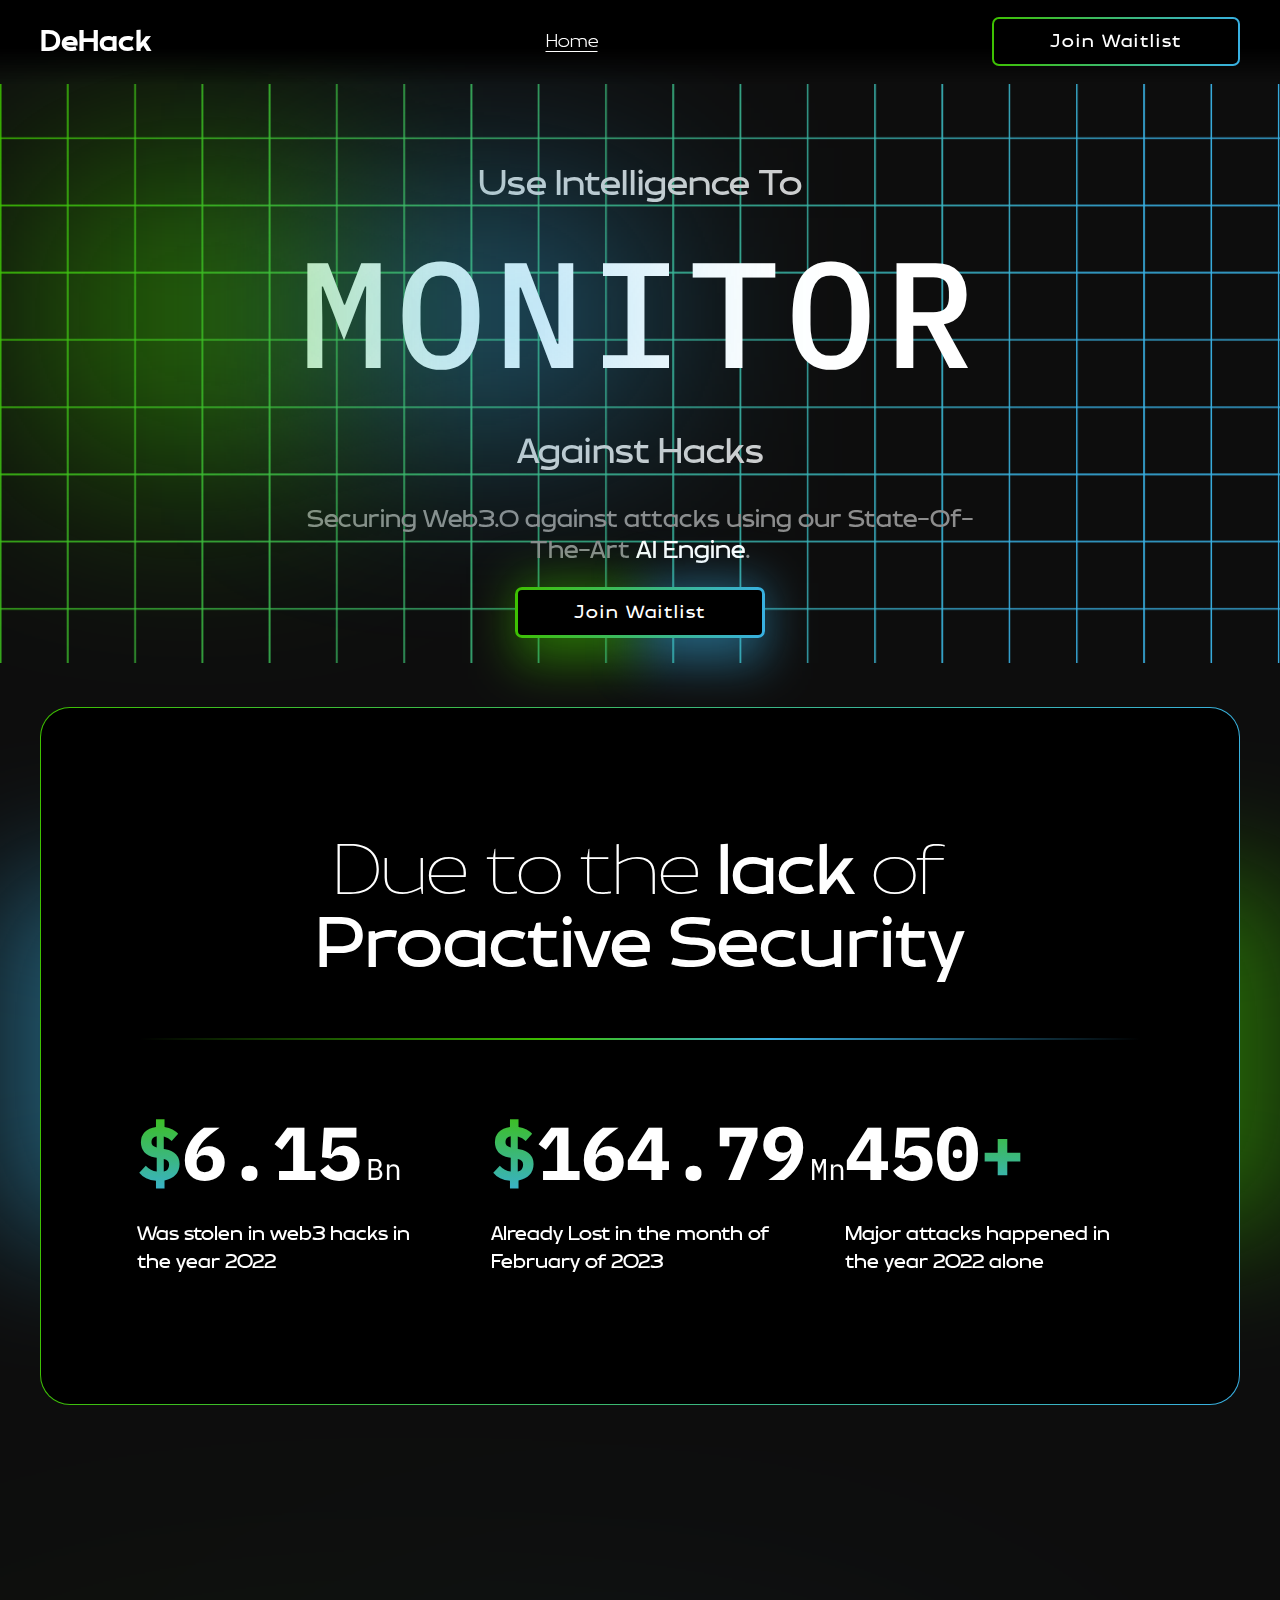
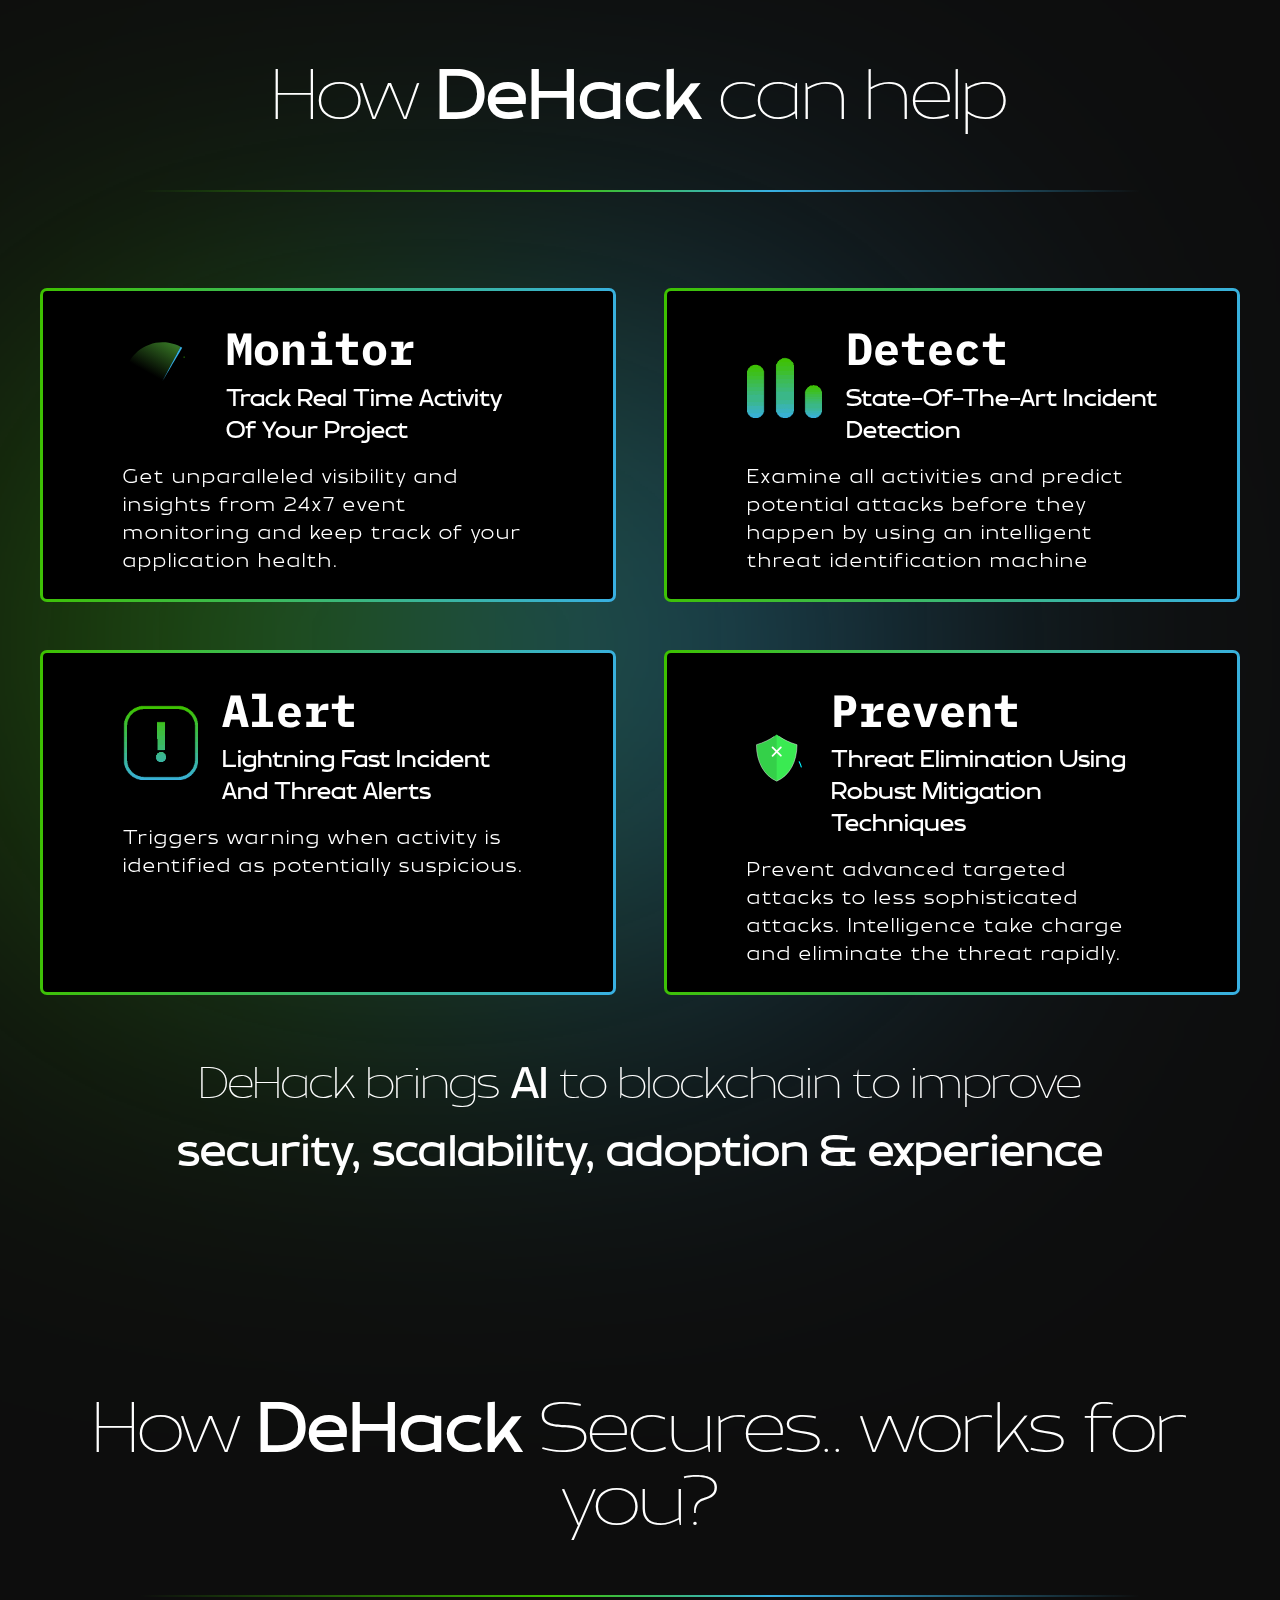
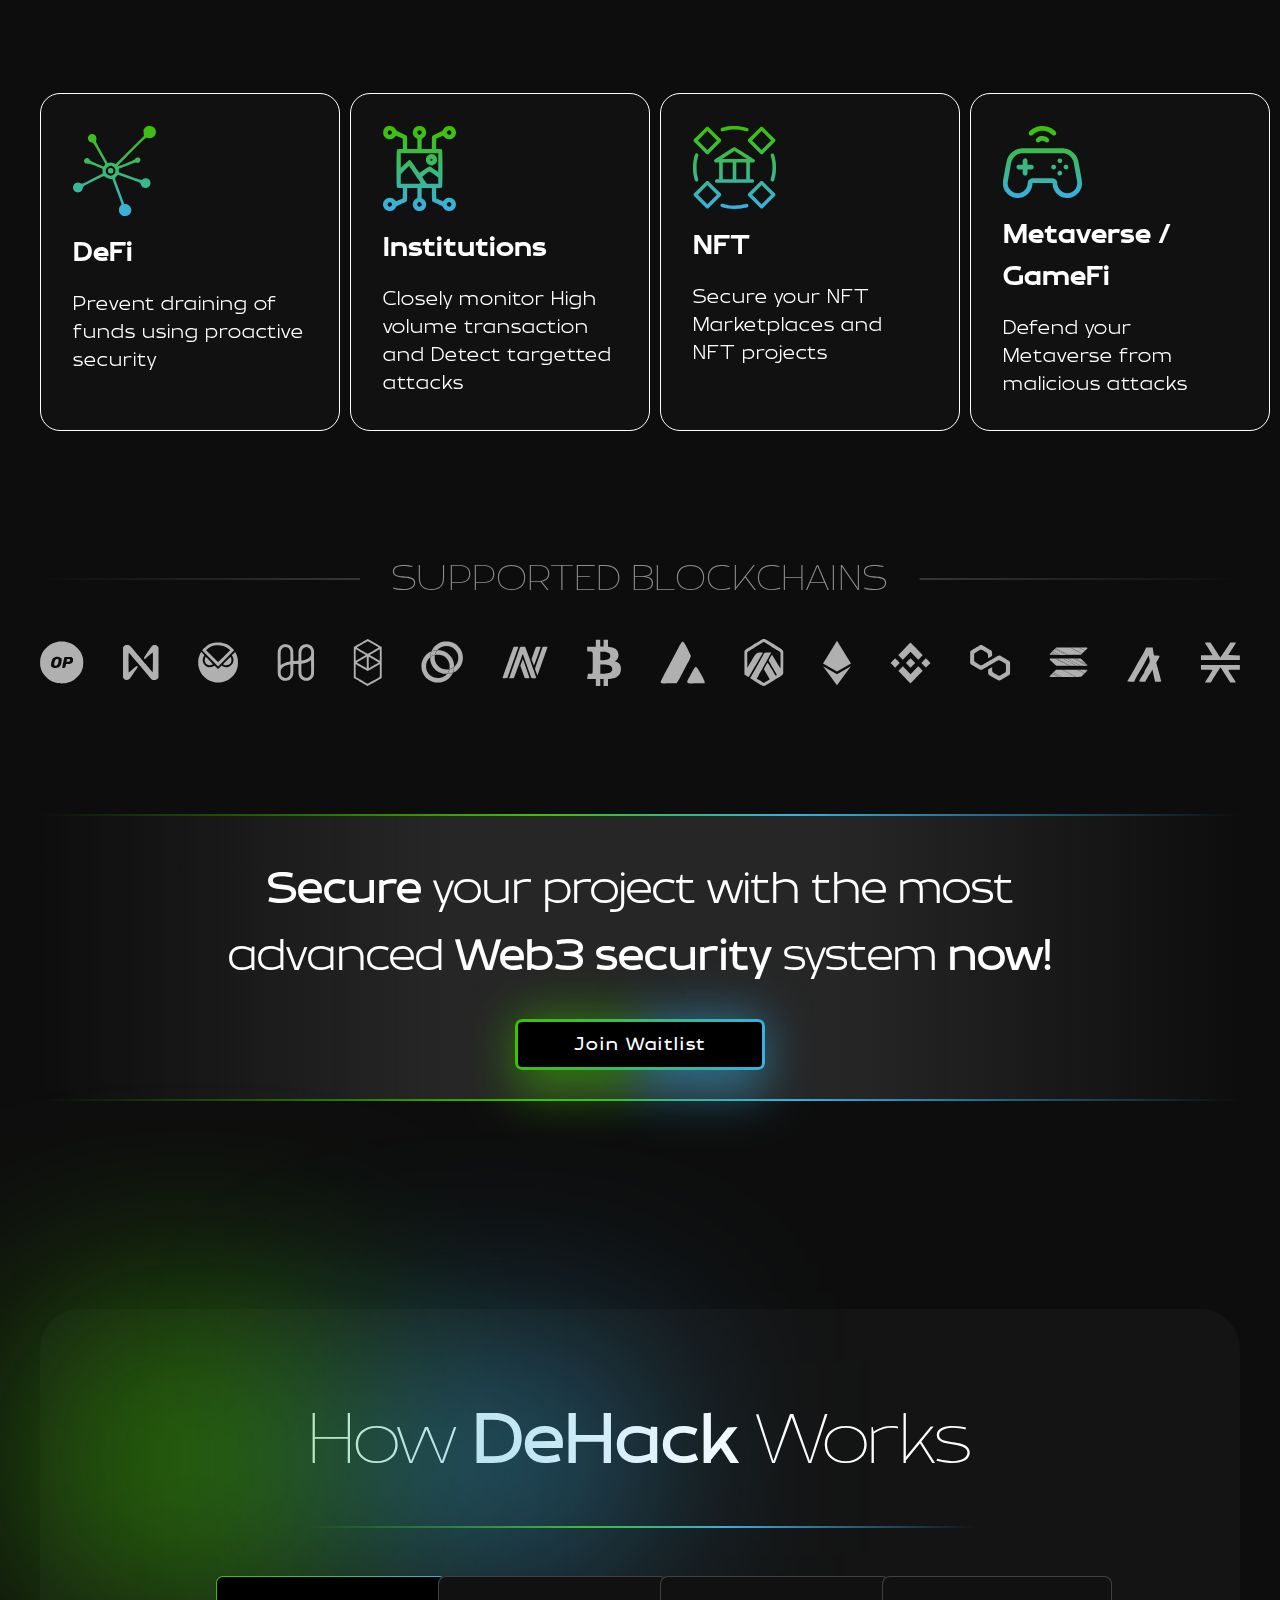
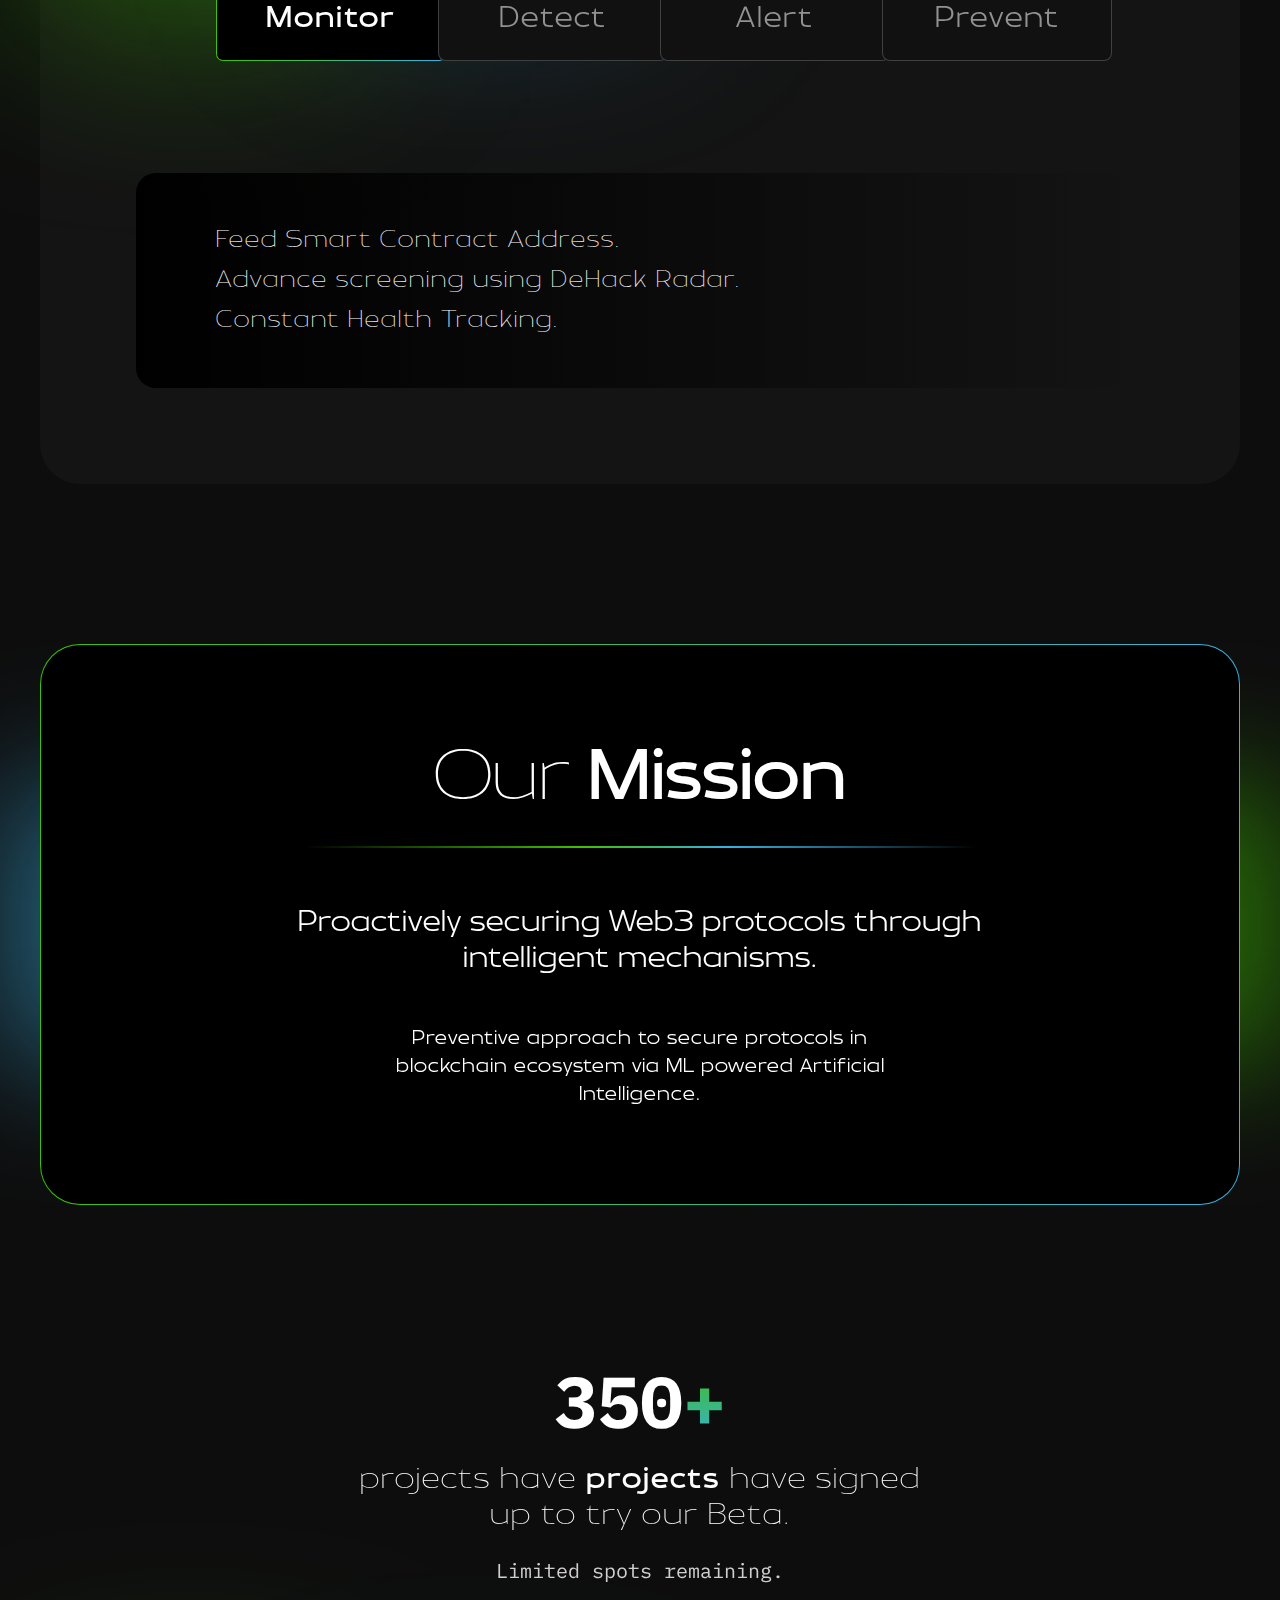
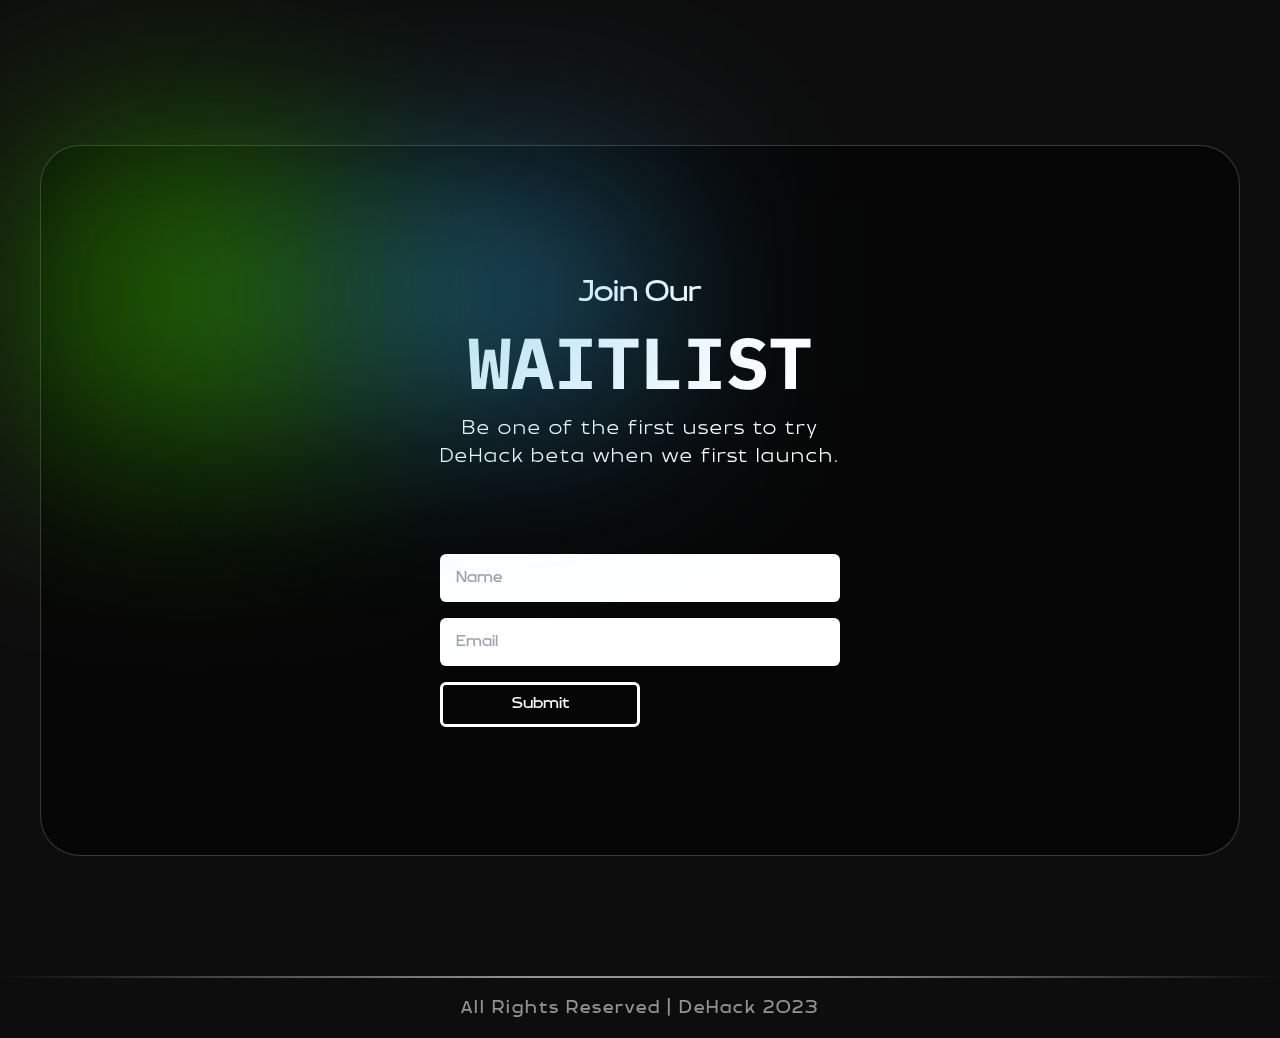
<file: index.html>
<!DOCTYPE html><html lang="en"><head><meta charSet="utf-8"/><title>DeHack</title><meta name="description" content="Generated by create next app"/><meta name="viewport" content="width=device-width, initial-scale=1"/><link rel="icon" href="/favicon.ico"/><meta name="next-head-count" content="5"/><link rel="preload" href="/_next/static/media/d03614fe09770faf-s.p.woff2" as="font" type="font/woff2" crossorigin="anonymous" data-next-font="size-adjust"/><link rel="preload" href="/_next/static/media/a54985b9252ce94e-s.p.woff2" as="font" type="font/woff2" crossorigin="anonymous" data-next-font="size-adjust"/><link rel="preload" href="/_next/static/media/e8e442404098c31b-s.p.woff2" as="font" type="font/woff2" crossorigin="anonymous" data-next-font="size-adjust"/><link rel="preload" href="/_next/static/media/9e50cac19aa08b4f-s.p.woff2" as="font" type="font/woff2" crossorigin="anonymous" data-next-font="size-adjust"/><link rel="preload" href="/_next/static/css/4f43b6af292d1ad2.css" as="style"/><link rel="stylesheet" href="/_next/static/css/4f43b6af292d1ad2.css" data-n-g=""/><link rel="preload" href="/_next/static/css/738a2823cd69d6ac.css" as="style"/><link rel="stylesheet" href="/_next/static/css/738a2823cd69d6ac.css" data-n-p=""/><noscript data-n-css=""></noscript><script defer="" nomodule="" src="/_next/static/chunks/polyfills-c67a75d1b6f99dc8.js"></script><script src="/_next/static/chunks/webpack-60d328ea1049e7c2.js" defer=""></script><script src="/_next/static/chunks/framework-2c79e2a64abdb08b.js" defer=""></script><script src="/_next/static/chunks/main-b05cd08c4a1aceb2.js" defer=""></script><script src="/_next/static/chunks/pages/_app-bdbefe84ea903935.js" defer=""></script><script src="/_next/static/chunks/ea88be26-3cdde98635804176.js" defer=""></script><script src="/_next/static/chunks/341-2f15209d2e2062df.js" defer=""></script><script src="/_next/static/chunks/pages/index-01abba88ec6e0a8e.js" defer=""></script><script src="/_next/static/H09YB7frvlpiuLsUVcNno/_buildManifest.js" defer=""></script><script src="/_next/static/H09YB7frvlpiuLsUVcNno/_ssgManifest.js" defer=""></script></head><body style="font-family:Brinnan, sans-serif"><div id="__next"><main class="bg-[#000000]/95 backdrop-blur-lg min-h-screen"><header class="py-6 px-4 md:px-8 lg:px-10 sticky top-0 z-50 bg-header"><div class="w-full h-full max-w-[1400px] mx-auto undefined"><div class=" flex justify-between items-center gap-4"><h2 class="text-white font-[900] text-3xl">DeHack</h2><nav class="flex gap-8 lg:gap-12 items-center justify-center flex-1 text-[#8D8D8D] text-lg font-[300]"><p class="text-white underline underline-offset-4">Home</p></nav><div class="relative w-fit mx-auto group"><a href="#join" style="border-width:2px" class="gradient-border relative z-10 overflow-hidden bg-black p-3 text-lg px-14 text-white spacing cursor-pointer">Join Waitlist</a></div></div></div></header><section class="text-center px-4 md:px-8 lg:px-10 relative landing-section"><div class="w-full h-full max-w-[1400px] mx-auto py-10 lg:py-20 "><img alt="Landing" loading="lazy" width="1916" height="867" decoding="async" data-nimg="1" class="absolute inset-0 -z-10 lines" style="color:transparent" src="/_next/static/media/Grid2.1a4feaaf.svg"/><div class="flex items-center absolute gradient"><div class="green"></div><div class="blue"></div></div><h3 class="text-[#CFCFCF] text-4xl">Use Intelligence To</h3><div class="h-[148px] overflow-hidden my-10"><div class="flex flex-col text-animation"><h3 class="__className_830e4a m-0 text-white font-medium tracking-wider uppercase text-[150px] overflow-hidden">MONITOR</h3><h3 class="__className_830e4a m-0 text-white font-medium tracking-wider uppercase text-[150px] overflow-hidden">DEFEND</h3><h3 class="__className_830e4a m-0 text-white font-medium tracking-wider uppercase text-[150px] overflow-hidden">PREVENT</h3><h3 class="__className_830e4a m-0 text-white font-medium tracking-wider uppercase text-[150px] overflow-hidden">DEFEND</h3><h3 class="__className_830e4a m-0 text-white font-medium tracking-wider uppercase text-[150px] overflow-hidden">MONITOR</h3></div></div><h3 class="text-[#CFCFCF] text-4xl capitalize">against hacks</h3><p class="text-[#8D8D8D] text-[25px] leading-tight py-8 max-w-[700px] mx-auto">Securing Web3.0 against attacks using our State-Of-The-Art <span class="text-white"> AI Engine</span>.</p><div class="relative w-fit mx-auto group"><a href="#join" style="border-width:3px" class="gradient-border relative z-10 overflow-hidden bg-black p-3 text-lg px-14 text-white spacing cursor-pointer">Join Waitlist</a><div class="flex items-center absolute gradient -top-4 w-full !animate-none -z-2"><div class="green !w-[50%] !h-[80px] group-hover:!h-[100px] group-hover:!w-[120px] transitions !blur-xl"></div><div class="blue !w-[50%] !h-[80px] group-hover:!h-[100px] group-hover:!w-[120px] transitions !blur-xl"></div></div></div></div></section><section class="pb-10 lg:pb-12 px-4 md:px-8 lg:px-10"><div class="w-full h-full max-w-[1400px] mx-auto relative"><div class="green absolute top-1/4 -translate-x-1/2 left-[92%] !h-[50%] !blur-3xl -z-22"></div><div class="blue absolute top-1/4 -translate-x-1/2 left-28 !h-[50%] !blur-3xl -z-2"></div><div class="stats_container flex flex-col gap-14 items-center gradient-border p-14 lg:p-24 lg:py-32 text-white mx-auto !rounded-[30px] relative"><h3 class="text-center font-thin text-7xl">Due to the <span class="text-white font-normal">lack</span> of <br/> <span class="text-white font-normal">Proactive Security</span></h3><div class=" w-full max-w-[1000px] line"></div><div class="grid grid-cols-1 lg:grid-cols-2 xl:grid-cols-3 gap-8 lg:gap-14"><div class="flex flex-col gap-3 items-center lg:items-start"><p><span class="text-[75px] dollar __className_830e4a font-bold">$</span><span class="text-[75px] __className_830e4a font-bold">6.15</span><span class="text-3xl __className_830e4a pl-1">Bn</span></p><p class="text-xl">Was stolen in web3 hacks in the year 2022</p></div><div class="flex flex-col gap-3 items-center lg:items-start"><p><span class="text-[75px] dollar __className_830e4a font-bold">$</span><span class="text-[75px] __className_830e4a font-bold">164.79</span><span class="text-3xl __className_830e4a pl-1">Mn</span></p><p class="text-xl">Already Lost in the month of February of 2023</p></div><div class="flex flex-col gap-3 items-center lg:items-start"><p><span class="text-[75px] __className_830e4a font-bold">450</span><span class="text-[75px] dollar __className_830e4a font-bold">+</span></p><p class="text-xl">Major attacks happened in the year 2022 alone</p></div></div></div></div></section><section class="py-32 lg:py-52 px-4 md:px-8 lg:px-10 text-white"><div class="w-full h-full max-w-[1400px] mx-auto relative"><div class="flex top-1/4 blur-[200px] right-1/3 -z-2 items-center absolute gradient !animate-none"><div class="green !w-[400px] !h-[600px]"></div><div class="blue !w-[400px] !h-[600px]"></div></div><div class="flex flex-col gap-10 lg:gap-14 items-center relative z-0"><h3 class="font-[250] text-7xl text-center">How <span class="font-normal">DeHack</span> can help</h3><div class=" w-full max-w-[1000px] line"></div><div class="grid grid-cols-1 lg:grid-cols-2 gap-12 mt-10"><div class="relative group h-[100] inline-grid"><div class="flex items-center absolute gradient top-[100%] group-hover:-top-4 w-full !animate-none -z-2 transitions opacity-0 group-hover:opacity-80"><div class="green !blur-[100px]"></div><div class="blue !blur-[100px]"></div></div><div class="gradient-border relative z-10 p-6 px-12 lg:px-20 hover:border-white transitions !border-[3px]"><div class="flex gap-6 g:gap-10 items-center mb-4"><div style="width:120px;height:100%;overflow:hidden;margin:0 auto;outline:none" title="" role="button" aria-label="animation" tabindex="0"></div><div class="flex flex-col"><h4 class="font-bold text-[45px] __className_830e4a">Monitor</h4><p class="text-2xl">Track Real Time Activity Of Your Project</p></div></div><p class="text-xl font-light spacing">Get unparalleled visibility and insights from 24x7 event monitoring and keep track of your application health.</p></div></div><div class="relative group h-[100] inline-grid"><div class="flex items-center absolute gradient top-[100%] group-hover:-top-4 w-full !animate-none -z-2 transitions opacity-0 group-hover:opacity-80"><div class="green !blur-[100px]"></div><div class="blue !blur-[100px]"></div></div><div class="gradient-border relative z-10 p-6 px-12 lg:px-20 hover:border-white transitions !border-[3px]"><div class="flex gap-6 g:gap-10 items-center mb-4"><img alt="Rect" loading="lazy" width="75" height="75" decoding="async" data-nimg="1" style="color:transparent" src="/_next/static/media/Icon2.3a948723.gif"/><div class="flex flex-col"><h4 class="font-bold text-[45px] __className_830e4a">Detect</h4><p class="text-2xl">State-Of-The-Art Incident Detection</p></div></div><p class="text-xl font-light spacing">Examine all activities and predict potential attacks before they happen by using an intelligent threat identification machine</p></div></div><div class="relative group h-[100] inline-grid"><div class="flex items-center absolute gradient top-[100%] group-hover:-top-4 w-full !animate-none -z-2 transitions opacity-0 group-hover:opacity-80"><div class="green !blur-[100px]"></div><div class="blue !blur-[100px]"></div></div><div class="gradient-border relative z-10 p-6 px-12 lg:px-20 hover:border-white transitions !border-[3px]"><div class="flex gap-6 g:gap-10 items-center mb-4"><img alt="Rect" loading="lazy" width="75" height="75" decoding="async" data-nimg="1" style="color:transparent" src="/_next/static/media/Icon1.040fe1f0.gif"/><div class="flex flex-col"><h4 class="font-bold text-[45px] __className_830e4a">Alert</h4><p class="text-2xl">Lightning Fast Incident And Threat Alerts</p></div></div><p class="text-xl font-light spacing">Triggers warning when activity is identified as potentially suspicious.</p></div></div><div class="relative group h-[100] inline-grid"><div class="flex items-center absolute gradient top-[100%] group-hover:-top-4 w-full !animate-none -z-2 transitions opacity-0 group-hover:opacity-80"><div class="green !blur-[100px]"></div><div class="blue !blur-[100px]"></div></div><div class="gradient-border relative z-10 p-6 px-12 lg:px-20 hover:border-white transitions !border-[3px]"><div class="flex gap-6 g:gap-10 items-center mb-4"><div style="width:120px;height:100%;overflow:hidden;margin:0 auto;outline:none" title="" role="button" aria-label="animation" tabindex="0"></div><div class="flex flex-col"><h4 class="font-bold text-[45px] __className_830e4a">Prevent</h4><p class="text-2xl">Threat Elimination Using Robust Mitigation Techniques </p></div></div><p class="text-xl font-light spacing">Prevent advanced targeted attacks to less sophisticated attacks. Intelligence take charge and eliminate the threat rapidly. </p></div></div></div><h4 class="text-[45px] font-[250] text-center px-10 lg:px-20">DeHack brings <span class="font-normal">AI</span> to blockchain to improve <span class="font-normal">security, scalability, adoption &amp; experience</span></h4></div></div></section><section class="pb-20 md:pb-24 lg:pb-32 px-4 md:px-8 lg:px-10 text-white"><div class="w-full h-full max-w-[1400px] mx-auto relative"><div class="flex flex-col gap-10 lg:gap-14 items-center"><h3 class="font-[250] text-7xl text-center">How <span class="font-normal">DeHack</span> Secures.. works for you?</h3><div class="w-full max-w-[1000px] line"></div><div class="grid grid-cols-2 lg:grid-cols-3 xl:grid-cols-4 gap-10 gap-y-20 mt-10"><div class="p-8 text-white border border-white bg-[#111111] flex flex-col gap-4 rounded-[20px] w-[300px]"><img alt="DeFi" loading="lazy" width="83" height="90" decoding="async" data-nimg="1" style="color:transparent" src="/_next/static/media/Defi.34992424.svg"/><p class="text-[28px] font-semibold max-w-[250px]">DeFi</p><p class="text-xl font-light tracking-[1px]">Prevent draining of funds using proactive security</p></div><div class="p-8 text-white border border-white bg-[#111111] flex flex-col gap-4 rounded-[20px] w-[300px]"><img alt="Institutions" loading="lazy" width="73" height="85" decoding="async" data-nimg="1" style="color:transparent" src="/_next/static/media/Governance.bb7506ea.svg"/><p class="text-[28px] font-semibold max-w-[250px]">Institutions</p><p class="text-xl font-light tracking-[1px]">Closely monitor High volume transaction and Detect targetted attacks</p></div><div class="p-8 text-white border border-white bg-[#111111] flex flex-col gap-4 rounded-[20px] w-[300px]"><img alt="NFT" loading="lazy" width="83" height="83" decoding="async" data-nimg="1" style="color:transparent" src="/_next/static/media/Metaverse.04908a92.svg"/><p class="text-[28px] font-semibold max-w-[250px]">NFT</p><p class="text-xl font-light tracking-[1px]">Secure your NFT Marketplaces and NFT projects </p></div><div class="p-8 text-white border border-white bg-[#111111] flex flex-col gap-4 rounded-[20px] w-[300px]"><img alt="Metaverse / GameFi" loading="lazy" width="79" height="72" decoding="async" data-nimg="1" style="color:transparent" src="/_next/static/media/Wallet.325e942a.svg"/><p class="text-[28px] font-semibold max-w-[250px]">Metaverse / GameFi</p><p class="text-xl font-light tracking-[1px]">Defend your Metaverse from malicious attacks</p></div></div></div></div></section><section class="px-4 md:px-8 lg:px-10"><div class="flex gap-2 items-center"><div class="supported-line flex-1"></div><h4 class="text-4xl uppercase text-[#8D8D8D] font-[250] tracking-wider px-6">Supported Blockchains</h4><div class="supported-line rotate-180 flex-1"></div></div><div class="mt-10 flex justify-center items-center"><img alt="Supported" loading="lazy" width="1419" height="55" decoding="async" data-nimg="1" style="color:transparent" src="/_next/static/media/Supported.aec26cbf.svg"/></div></section><section class="py-20 lg:py-32 px-4 md:px-8 lg:px-10 text-white"><div class="w-full h-full max-w-[1400px] mx-auto undefined"><div class="mx-auto max-w-[1200px]"><div class="w-full line"></div><div class="gradient-gray p-10 flex flex-col gap-10 items-center text-center"><h3 class="text-[45px] max-w-[900px] font-light"><span class="font-normal">Secure</span> your project with the most advanced <span class="font-normal">Web3 security</span> system <span class="font-normal">now!</span></h3><div class="relative w-fit mx-auto group"><a href="#join" style="border-width:3px" class="gradient-border relative z-10 overflow-hidden bg-black p-3 text-lg px-14 text-white spacing cursor-pointer">Join Waitlist</a><div class="flex items-center absolute gradient -top-4 w-full !animate-none -z-2"><div class="green !w-[50%] !h-[80px] group-hover:!h-[100px] group-hover:!w-[120px] transitions !blur-xl"></div><div class="blue !w-[50%] !h-[80px] group-hover:!h-[100px] group-hover:!w-[120px] transitions !blur-xl"></div></div></div></div><div class="w-full line"></div></div></div></section><section class="py-20 px-4 md:px-8 lg:px-10 text-white"><div class="w-full h-full max-w-[1400px] mx-auto relative"><div class="flex items-center absolute gradient"><div class="green"></div><div class="blue"></div></div><div class="bg-[#141414] rounded-[40px] p-16 lg:p-24 flex flex-col gap-12 items-center"><h3 class="font-[250] text-7xl text-center">How <span class="font-normal">DeHack</span> Works</h3><div class="w-full max-w-2xl line"></div><div class="flex flex-col gap-16 lg:gap-28"><div class="grid grid-cols-1 md:grid-cols-2 xl:grid-cols-4 gap-10 md:px-6 lg:px-20"><div role="button" class="border border-white/20 p-4 px-8 w-[230px] h-[85px] transitions flex items-center justify-center bg-[#111111] rounded-lg backdrop-blur-lg gradient-border"><p class="text-3xl spacing">Monitor</p></div><div role="button" class="border border-white/20 p-4 px-8 w-[230px] h-[85px] transitions flex items-center justify-center bg-[#111111] rounded-lg backdrop-blur-lg "><p style="font-weight:300;color:#929292" class="text-3xl spacing">Detect</p></div><div role="button" class="border border-white/20 p-4 px-8 w-[230px] h-[85px] transitions flex items-center justify-center bg-[#111111] rounded-lg backdrop-blur-lg "><p style="font-weight:300;color:#929292" class="text-3xl spacing">Alert</p></div><div role="button" class="border border-white/20 p-4 px-8 w-[230px] h-[85px] transitions flex items-center justify-center bg-[#111111] rounded-lg backdrop-blur-lg "><p style="font-weight:300;color:#929292" class="text-3xl spacing">Prevent</p></div></div><div class="how-works-gradient p-8 px-10 md:px-16 xl:px-20 rounded-[20px] min-h-[215px] flex xl:items-center flex-col xl:flex-row relative"><ul class="flex flex-col transitions gap-2 list-none text-2xl font-[250] spacing"><li>Feed Smart Contract Address.</li><li>Advance screening using DeHack Radar.</li><li>Constant Health Tracking.</li></ul><div class="xl:absolute right-10  mx-auto"><img alt="Monitor" loading="lazy" width="476" height="489" decoding="async" data-nimg="1" class="w-[295px] fade lg:w-[400px] lg:h-[250px] transitions fade" style="color:transparent" src="/_next/static/media/Monitor.911801b3.svg"/></div></div></div></div></div></section><section class="py-20 px-4 md:px-8 lg:px-10 text-white text-center"><div class="w-full h-full max-w-[1400px] mx-auto relative"><div class="green absolute top-1/4 -translate-x-1/2 left-[92%] !h-[50%] !blur-3xl -z-22"></div><div class="blue absolute top-1/4 -translate-x-1/2 left-28 !h-[50%] !blur-3xl -z-2"></div><div class="gradient-border p-10 lg:p-24 !rounded-[40px] flex flex-col items-center gap-8 relative z-10"><h3 class="text-7xl font-[250]">Our <span class="font-normal">Mission</span></h3><div class="w-full max-w-2xl line"></div><p class="mt-6 mb-4 text-3xl font-light px-20 lg:px-32 tracking-[1px]">Proactively securing Web3 protocols through intelligent mechanisms.</p><p class="w-[50%] text-xl font-light tracking-[1px]">Preventive approach to secure protocols in blockchain ecosystem via ML powered Artificial Intelligence.<br/></p></div></div></section><section class="py-20 px-4 md:px-8 lg:px-10 text-white text-center"><div class="mx-auto flex flex-col items-center gap-6 max-w-2xl"><p><span class="text-7xl __className_830e4a font-bold">350</span><span class="text-7xl dollar __className_830e4a font-bold">+</span></p><p class="text-3xl font-[250] max-w-xl spacing">projects have <span class="font-normal">projects</span>  have signed up to try our Beta.</p><p class="text-xl text-[#CFCFCF] font-light __className_830e4a">Limited spots remaining.</p></div></section><section class="py-20 px-4 md:px-8 lg:px-10 text-white" id="join"><div class="w-full h-full max-w-[1400px] mx-auto relative"><div class="flex items-center absolute gradient"><div class="green"></div><div class="blue"></div></div><div class="p-12 lg:p-32 bg-black/50 flex flex-col text-center items-center gap-4 border border-white/20 rounded-[40px]"><h3 class="text-3xl">Join Our</h3><h2 class="__className_830e4a uppercase font-bold text-7xl">WAITLIST</h2><p class="max-w-[400px] text-xl font-light spacing">Be one of the first users to try DeHack beta when we first launch.<br/><br/></p><form class="flex flex-col gap-4 w-full max-w-[400px] mt-10"><input class="p-3 rounded-md outline-none border-none pl-4" placeholder="Name" type="text"/><input class="p-3 rounded-md outline-none border-none pl-4" placeholder="Email" type="email"/><button class="w-[200px] h-[45px] border-[3px] border-white rounded-md">Submit</button></form></div></div></section><footer class="mt-10 text-[#929292]"><div class="w-full h-full max-w-[1400px] mx-auto undefined"><div class="w-full footer-line"></div><div class="text-center p-4"><p class="spacing text-lg tracking-widest">All Rights Reserved | DeHack 2023</p></div></div></footer></main></div><script id="__NEXT_DATA__" type="application/json">{"props":{"pageProps":{}},"page":"/","query":{},"buildId":"H09YB7frvlpiuLsUVcNno","nextExport":true,"autoExport":true,"isFallback":false,"scriptLoader":[]}</script></body></html>
</file>
<file: _next/static/css/738a2823cd69d6ac.css>
@font-face{font-family:__IBM_Plex_Mono_830e4a;font-style:normal;font-weight:400;font-display:swap;src:url(/_next/static/media/045d28325d620025-s.woff2) format("woff2");unicode-range:U+0460-052f,U+1c80-1c88,U+20b4,U+2de0-2dff,U+a640-a69f,U+fe2e-fe2f}@font-face{font-family:__IBM_Plex_Mono_830e4a;font-style:normal;font-weight:400;font-display:swap;src:url(/_next/static/media/ed85a3dca6cdbd62-s.woff2) format("woff2");unicode-range:U+0301,U+0400-045f,U+0490-0491,U+04b0-04b1,U+2116}@font-face{font-family:__IBM_Plex_Mono_830e4a;font-style:normal;font-weight:400;font-display:swap;src:url(/_next/static/media/9296b20af6abb30b-s.woff2) format("woff2");unicode-range:U+0102-0103,U+0110-0111,U+0128-0129,U+0168-0169,U+01a0-01a1,U+01af-01b0,U+1ea0-1ef9,U+20ab}@font-face{font-family:__IBM_Plex_Mono_830e4a;font-style:normal;font-weight:400;font-display:swap;src:url(/_next/static/media/a3d27d3d0492069e-s.woff2) format("woff2");unicode-range:U+0100-024f,U+0259,U+1e??,U+2020,U+20a0-20ab,U+20ad-20cf,U+2113,U+2c60-2c7f,U+a720-a7ff}@font-face{font-family:__IBM_Plex_Mono_830e4a;font-style:normal;font-weight:400;font-display:swap;src:url(/_next/static/media/d03614fe09770faf-s.p.woff2) format("woff2");unicode-range:U+00??,U+0131,U+0152-0153,U+02bb-02bc,U+02c6,U+02da,U+02dc,U+2000-206f,U+2074,U+20ac,U+2122,U+2191,U+2193,U+2212,U+2215,U+feff,U+fffd}@font-face{font-family:__IBM_Plex_Mono_830e4a;font-style:normal;font-weight:500;font-display:swap;src:url(/_next/static/media/aca22301449e2467-s.woff2) format("woff2");unicode-range:U+0460-052f,U+1c80-1c88,U+20b4,U+2de0-2dff,U+a640-a69f,U+fe2e-fe2f}@font-face{font-family:__IBM_Plex_Mono_830e4a;font-style:normal;font-weight:500;font-display:swap;src:url(/_next/static/media/211b5d0fc9839601-s.woff2) format("woff2");unicode-range:U+0301,U+0400-045f,U+0490-0491,U+04b0-04b1,U+2116}@font-face{font-family:__IBM_Plex_Mono_830e4a;font-style:normal;font-weight:500;font-display:swap;src:url(/_next/static/media/17392d1aafdbc0b6-s.woff2) format("woff2");unicode-range:U+0102-0103,U+0110-0111,U+0128-0129,U+0168-0169,U+01a0-01a1,U+01af-01b0,U+1ea0-1ef9,U+20ab}@font-face{font-family:__IBM_Plex_Mono_830e4a;font-style:normal;font-weight:500;font-display:swap;src:url(/_next/static/media/bdca0dcf46376567-s.woff2) format("woff2");unicode-range:U+0100-024f,U+0259,U+1e??,U+2020,U+20a0-20ab,U+20ad-20cf,U+2113,U+2c60-2c7f,U+a720-a7ff}@font-face{font-family:__IBM_Plex_Mono_830e4a;font-style:normal;font-weight:500;font-display:swap;src:url(/_next/static/media/a54985b9252ce94e-s.p.woff2) format("woff2");unicode-range:U+00??,U+0131,U+0152-0153,U+02bb-02bc,U+02c6,U+02da,U+02dc,U+2000-206f,U+2074,U+20ac,U+2122,U+2191,U+2193,U+2212,U+2215,U+feff,U+fffd}@font-face{font-family:__IBM_Plex_Mono_830e4a;font-style:normal;font-weight:600;font-display:swap;src:url(/_next/static/media/d74f2493167d54ef-s.woff2) format("woff2");unicode-range:U+0460-052f,U+1c80-1c88,U+20b4,U+2de0-2dff,U+a640-a69f,U+fe2e-fe2f}@font-face{font-family:__IBM_Plex_Mono_830e4a;font-style:normal;font-weight:600;font-display:swap;src:url(/_next/static/media/54a4c2522356d527-s.woff2) format("woff2");unicode-range:U+0301,U+0400-045f,U+0490-0491,U+04b0-04b1,U+2116}@font-face{font-family:__IBM_Plex_Mono_830e4a;font-style:normal;font-weight:600;font-display:swap;src:url(/_next/static/media/0b4a926f471e1ad7-s.woff2) format("woff2");unicode-range:U+0102-0103,U+0110-0111,U+0128-0129,U+0168-0169,U+01a0-01a1,U+01af-01b0,U+1ea0-1ef9,U+20ab}@font-face{font-family:__IBM_Plex_Mono_830e4a;font-style:normal;font-weight:600;font-display:swap;src:url(/_next/static/media/297adb034cf46850-s.woff2) format("woff2");unicode-range:U+0100-024f,U+0259,U+1e??,U+2020,U+20a0-20ab,U+20ad-20cf,U+2113,U+2c60-2c7f,U+a720-a7ff}@font-face{font-family:__IBM_Plex_Mono_830e4a;font-style:normal;font-weight:600;font-display:swap;src:url(/_next/static/media/e8e442404098c31b-s.p.woff2) format("woff2");unicode-range:U+00??,U+0131,U+0152-0153,U+02bb-02bc,U+02c6,U+02da,U+02dc,U+2000-206f,U+2074,U+20ac,U+2122,U+2191,U+2193,U+2212,U+2215,U+feff,U+fffd}@font-face{font-family:__IBM_Plex_Mono_830e4a;font-style:normal;font-weight:700;font-display:swap;src:url(/_next/static/media/971f9773afbfa4a2-s.woff2) format("woff2");unicode-range:U+0460-052f,U+1c80-1c88,U+20b4,U+2de0-2dff,U+a640-a69f,U+fe2e-fe2f}@font-face{font-family:__IBM_Plex_Mono_830e4a;font-style:normal;font-weight:700;font-display:swap;src:url(/_next/static/media/07e5578a658b07fa-s.woff2) format("woff2");unicode-range:U+0301,U+0400-045f,U+0490-0491,U+04b0-04b1,U+2116}@font-face{font-family:__IBM_Plex_Mono_830e4a;font-style:normal;font-weight:700;font-display:swap;src:url(/_next/static/media/f75e035744a212b7-s.woff2) format("woff2");unicode-range:U+0102-0103,U+0110-0111,U+0128-0129,U+0168-0169,U+01a0-01a1,U+01af-01b0,U+1ea0-1ef9,U+20ab}@font-face{font-family:__IBM_Plex_Mono_830e4a;font-style:normal;font-weight:700;font-display:swap;src:url(/_next/static/media/18a4c2e945ffa0d5-s.woff2) format("woff2");unicode-range:U+0100-024f,U+0259,U+1e??,U+2020,U+20a0-20ab,U+20ad-20cf,U+2113,U+2c60-2c7f,U+a720-a7ff}@font-face{font-family:__IBM_Plex_Mono_830e4a;font-style:normal;font-weight:700;font-display:swap;src:url(/_next/static/media/9e50cac19aa08b4f-s.p.woff2) format("woff2");unicode-range:U+00??,U+0131,U+0152-0153,U+02bb-02bc,U+02c6,U+02da,U+02dc,U+2000-206f,U+2074,U+20ac,U+2122,U+2191,U+2193,U+2212,U+2215,U+feff,U+fffd}@font-face{font-family:__IBM_Plex_Mono_Fallback_830e4a;src:local("Arial");ascent-override:77.95%;descent-override:20.91%;line-gap-override:0.00%;size-adjust:131.49%}.__className_830e4a{font-family:__IBM_Plex_Mono_830e4a,__IBM_Plex_Mono_Fallback_830e4a;font-style:normal}
</file>
<file: _next/static/css/4f43b6af292d1ad2.css>
/*
! tailwindcss v3.2.7 | MIT License | https://tailwindcss.com
*/*,:after,:before{box-sizing:border-box;border:0 solid #e5e7eb}:after,:before{--tw-content:""}html{line-height:1.5;-webkit-text-size-adjust:100%;-moz-tab-size:4;-o-tab-size:4;tab-size:4;font-family:Brinnan,sans-serif;font-feature-settings:normal}body{margin:0;line-height:inherit}hr{height:0;color:inherit;border-top-width:1px}abbr:where([title]){-webkit-text-decoration:underline dotted;text-decoration:underline dotted}h1,h2,h3,h4,h5,h6{font-size:inherit;font-weight:inherit}a{color:inherit;text-decoration:inherit}b,strong{font-weight:bolder}code,kbd,pre,samp{font-family:ui-monospace,SFMono-Regular,Menlo,Monaco,Consolas,Liberation Mono,Courier New,monospace;font-size:1em}small{font-size:80%}sub,sup{font-size:75%;line-height:0;position:relative;vertical-align:baseline}sub{bottom:-.25em}sup{top:-.5em}table{text-indent:0;border-color:inherit;border-collapse:collapse}button,input,optgroup,select,textarea{font-family:inherit;font-size:100%;font-weight:inherit;line-height:inherit;color:inherit;margin:0;padding:0}button,select{text-transform:none}[type=button],[type=reset],[type=submit],button{-webkit-appearance:button;background-color:transparent;background-image:none}:-moz-focusring{outline:auto}:-moz-ui-invalid{box-shadow:none}progress{vertical-align:baseline}::-webkit-inner-spin-button,::-webkit-outer-spin-button{height:auto}[type=search]{-webkit-appearance:textfield;outline-offset:-2px}::-webkit-search-decoration{-webkit-appearance:none}::-webkit-file-upload-button{-webkit-appearance:button;font:inherit}summary{display:list-item}blockquote,dd,dl,figure,h1,h2,h3,h4,h5,h6,hr,p,pre{margin:0}fieldset{margin:0}fieldset,legend{padding:0}menu,ol,ul{list-style:none;margin:0;padding:0}textarea{resize:vertical}input::-moz-placeholder,textarea::-moz-placeholder{opacity:1;color:#9ca3af}input::placeholder,textarea::placeholder{opacity:1;color:#9ca3af}[role=button],button{cursor:pointer}:disabled{cursor:default}audio,canvas,embed,iframe,img,object,svg,video{display:block;vertical-align:middle}img,video{max-width:100%;height:auto}[hidden]{display:none}*,:after,:before{--tw-border-spacing-x:0;--tw-border-spacing-y:0;--tw-translate-x:0;--tw-translate-y:0;--tw-rotate:0;--tw-skew-x:0;--tw-skew-y:0;--tw-scale-x:1;--tw-scale-y:1;--tw-pan-x: ;--tw-pan-y: ;--tw-pinch-zoom: ;--tw-scroll-snap-strictness:proximity;--tw-ordinal: ;--tw-slashed-zero: ;--tw-numeric-figure: ;--tw-numeric-spacing: ;--tw-numeric-fraction: ;--tw-ring-inset: ;--tw-ring-offset-width:0px;--tw-ring-offset-color:#fff;--tw-ring-color:rgba(59,130,246,.5);--tw-ring-offset-shadow:0 0 #0000;--tw-ring-shadow:0 0 #0000;--tw-shadow:0 0 #0000;--tw-shadow-colored:0 0 #0000;--tw-blur: ;--tw-brightness: ;--tw-contrast: ;--tw-grayscale: ;--tw-hue-rotate: ;--tw-invert: ;--tw-saturate: ;--tw-sepia: ;--tw-drop-shadow: ;--tw-backdrop-blur: ;--tw-backdrop-brightness: ;--tw-backdrop-contrast: ;--tw-backdrop-grayscale: ;--tw-backdrop-hue-rotate: ;--tw-backdrop-invert: ;--tw-backdrop-opacity: ;--tw-backdrop-saturate: ;--tw-backdrop-sepia: }::backdrop{--tw-border-spacing-x:0;--tw-border-spacing-y:0;--tw-translate-x:0;--tw-translate-y:0;--tw-rotate:0;--tw-skew-x:0;--tw-skew-y:0;--tw-scale-x:1;--tw-scale-y:1;--tw-pan-x: ;--tw-pan-y: ;--tw-pinch-zoom: ;--tw-scroll-snap-strictness:proximity;--tw-ordinal: ;--tw-slashed-zero: ;--tw-numeric-figure: ;--tw-numeric-spacing: ;--tw-numeric-fraction: ;--tw-ring-inset: ;--tw-ring-offset-width:0px;--tw-ring-offset-color:#fff;--tw-ring-color:rgba(59,130,246,.5);--tw-ring-offset-shadow:0 0 #0000;--tw-ring-shadow:0 0 #0000;--tw-shadow:0 0 #0000;--tw-shadow-colored:0 0 #0000;--tw-blur: ;--tw-brightness: ;--tw-contrast: ;--tw-grayscale: ;--tw-hue-rotate: ;--tw-invert: ;--tw-saturate: ;--tw-sepia: ;--tw-drop-shadow: ;--tw-backdrop-blur: ;--tw-backdrop-brightness: ;--tw-backdrop-contrast: ;--tw-backdrop-grayscale: ;--tw-backdrop-hue-rotate: ;--tw-backdrop-invert: ;--tw-backdrop-opacity: ;--tw-backdrop-saturate: ;--tw-backdrop-sepia: }.transitions{transition-property:all;transition-timing-function:cubic-bezier(.4,0,.2,1);transition-duration:.3s;transition-timing-function:linear}.absolute{position:absolute}.relative{position:relative}.sticky{position:sticky}.inset-0{top:0;right:0;bottom:0;left:0}.-top-4{top:-1rem}.left-28{left:7rem}.left-\[92\%\]{left:92%}.right-1\/3{right:33.333333%}.right-10{right:2.5rem}.top-0{top:0}.top-1\/4{top:25%}.top-\[100\%\]{top:100%}.-z-10{z-index:-10}.z-0{z-index:0}.z-10{z-index:10}.z-50{z-index:50}.m-0{margin:0}.mx-auto{margin-left:auto;margin-right:auto}.my-10{margin-top:2.5rem;margin-bottom:2.5rem}.my-6{margin-top:1.5rem;margin-bottom:1.5rem}.-mt-4{margin-top:-1rem}.mb-4{margin-bottom:1rem}.mt-10{margin-top:2.5rem}.mt-4{margin-top:1rem}.mt-6{margin-top:1.5rem}.flex{display:flex}.grid{display:grid}.inline-grid{display:inline-grid}.\!h-\[50\%\]{height:50%!important}.\!h-\[600px\]{height:600px!important}.\!h-\[80px\]{height:80px!important}.h-\[100\]{height:100}.h-\[148px\]{height:148px}.h-\[45px\]{height:45px}.h-\[85px\]{height:85px}.h-full{height:100%}.min-h-\[215px\]{min-height:215px}.min-h-screen{min-height:100vh}.\!w-\[400px\]{width:400px!important}.\!w-\[50\%\]{width:50%!important}.w-\[200px\]{width:200px}.w-\[230px\]{width:230px}.w-\[295px\]{width:295px}.w-\[300px\]{width:300px}.w-\[50\%\]{width:50%}.w-fit{width:-moz-fit-content;width:fit-content}.w-full{width:100%}.max-w-2xl{max-width:42rem}.max-w-\[1000px\]{max-width:1000px}.max-w-\[1200px\]{max-width:1200px}.max-w-\[1400px\]{max-width:1400px}.max-w-\[250px\]{max-width:250px}.max-w-\[400px\]{max-width:400px}.max-w-\[700px\]{max-width:700px}.max-w-\[900px\]{max-width:900px}.max-w-xl{max-width:36rem}.flex-1{flex:1 1 0%}.-translate-x-1\/2{--tw-translate-x:-50%}.-translate-x-1\/2,.rotate-180{transform:translate(var(--tw-translate-x),var(--tw-translate-y)) rotate(var(--tw-rotate)) skewX(var(--tw-skew-x)) skewY(var(--tw-skew-y)) scaleX(var(--tw-scale-x)) scaleY(var(--tw-scale-y))}.rotate-180{--tw-rotate:180deg}.\!animate-none{animation:none!important}.cursor-pointer{cursor:pointer}.list-none{list-style-type:none}.grid-cols-1{grid-template-columns:repeat(1,minmax(0,1fr))}.grid-cols-2{grid-template-columns:repeat(2,minmax(0,1fr))}.flex-col{flex-direction:column}.items-center{align-items:center}.justify-center{justify-content:center}.justify-between{justify-content:space-between}.gap-10{gap:2.5rem}.gap-12{gap:3rem}.gap-14{gap:3.5rem}.gap-16{gap:4rem}.gap-2{gap:.5rem}.gap-3{gap:.75rem}.gap-4{gap:1rem}.gap-6{gap:1.5rem}.gap-8{gap:2rem}.gap-y-20{row-gap:5rem}.overflow-hidden{overflow:hidden}.\!rounded-\[30px\]{border-radius:30px!important}.\!rounded-\[40px\]{border-radius:40px!important}.rounded-\[20px\]{border-radius:20px}.rounded-\[40px\]{border-radius:40px}.rounded-lg{border-radius:.5rem}.rounded-md{border-radius:.375rem}.\!border-\[3px\]{border-width:3px!important}.border{border-width:1px}.border-\[3px\]{border-width:3px}.border-none{border-style:none}.border-white{--tw-border-opacity:1;border-color:rgb(255 255 255/var(--tw-border-opacity))}.border-white\/20{border-color:hsla(0,0%,100%,.2)}.bg-\[\#000000\]\/95{background-color:rgba(0,0,0,.95)}.bg-\[\#111111\]{--tw-bg-opacity:1;background-color:rgb(17 17 17/var(--tw-bg-opacity))}.bg-\[\#141414\]{--tw-bg-opacity:1;background-color:rgb(20 20 20/var(--tw-bg-opacity))}.bg-black{--tw-bg-opacity:1;background-color:rgb(0 0 0/var(--tw-bg-opacity))}.bg-black\/50{background-color:rgba(0,0,0,.5)}.p-10{padding:2.5rem}.p-12{padding:3rem}.p-14{padding:3.5rem}.p-16{padding:4rem}.p-3{padding:.75rem}.p-4{padding:1rem}.p-6{padding:1.5rem}.p-8{padding:2rem}.px-10{padding-left:2.5rem;padding-right:2.5rem}.px-12{padding-left:3rem;padding-right:3rem}.px-14{padding-left:3.5rem;padding-right:3.5rem}.px-20{padding-left:5rem;padding-right:5rem}.px-4{padding-left:1rem;padding-right:1rem}.px-6{padding-left:1.5rem;padding-right:1.5rem}.px-8{padding-left:2rem;padding-right:2rem}.py-10{padding-top:2.5rem;padding-bottom:2.5rem}.py-16{padding-top:4rem;padding-bottom:4rem}.py-20{padding-top:5rem;padding-bottom:5rem}.py-32{padding-top:8rem;padding-bottom:8rem}.py-6{padding-top:1.5rem;padding-bottom:1.5rem}.py-8{padding-top:2rem;padding-bottom:2rem}.pb-10{padding-bottom:2.5rem}.pb-20{padding-bottom:5rem}.pl-1{padding-left:.25rem}.pl-4{padding-left:1rem}.text-center{text-align:center}.text-2xl{font-size:1.5rem;line-height:2rem}.text-3xl{font-size:1.875rem;line-height:2.25rem}.text-4xl{font-size:2.25rem;line-height:2.5rem}.text-7xl{font-size:4.5rem;line-height:1}.text-\[150px\]{font-size:150px}.text-\[25px\]{font-size:25px}.text-\[28px\]{font-size:28px}.text-\[45px\]{font-size:45px}.text-\[60px\]{font-size:60px}.text-\[75px\]{font-size:75px}.text-lg{font-size:1.125rem}.text-lg,.text-xl{line-height:1.75rem}.text-xl{font-size:1.25rem}.font-\[250\]{font-weight:250}.font-\[300\]{font-weight:300}.font-\[900\]{font-weight:900}.font-bold{font-weight:700}.font-light{font-weight:300}.font-medium{font-weight:500}.font-normal{font-weight:400}.font-semibold{font-weight:600}.font-thin{font-weight:100}.uppercase{text-transform:uppercase}.capitalize{text-transform:capitalize}.leading-tight{line-height:1.25}.tracking-\[0\.08em\]{letter-spacing:.08em}.tracking-\[1px\]{letter-spacing:1px}.tracking-wider{letter-spacing:.05em}.tracking-widest{letter-spacing:.1em}.text-\[\#8D8D8D\]{--tw-text-opacity:1;color:rgb(141 141 141/var(--tw-text-opacity))}.text-\[\#929292\]{--tw-text-opacity:1;color:rgb(146 146 146/var(--tw-text-opacity))}.text-\[\#CFCFCF\]{--tw-text-opacity:1;color:rgb(207 207 207/var(--tw-text-opacity))}.text-transparent{color:transparent}.text-white{--tw-text-opacity:1;color:rgb(255 255 255/var(--tw-text-opacity))}.underline{text-decoration-line:underline}.underline-offset-4{text-underline-offset:4px}.opacity-0{opacity:0}.outline-none{outline:2px solid transparent;outline-offset:2px}.\!blur-3xl{--tw-blur:blur(64px)!important}.\!blur-3xl,.\!blur-\[100px\]{filter:var(--tw-blur) var(--tw-brightness) var(--tw-contrast) var(--tw-grayscale) var(--tw-hue-rotate) var(--tw-invert) var(--tw-saturate) var(--tw-sepia) var(--tw-drop-shadow)!important}.\!blur-\[100px\]{--tw-blur:blur(100px)!important}.\!blur-xl{--tw-blur:blur(24px)!important;filter:var(--tw-blur) var(--tw-brightness) var(--tw-contrast) var(--tw-grayscale) var(--tw-hue-rotate) var(--tw-invert) var(--tw-saturate) var(--tw-sepia) var(--tw-drop-shadow)!important}.blur-\[200px\]{--tw-blur:blur(200px);filter:var(--tw-blur) var(--tw-brightness) var(--tw-contrast) var(--tw-grayscale) var(--tw-hue-rotate) var(--tw-invert) var(--tw-saturate) var(--tw-sepia) var(--tw-drop-shadow)}.backdrop-blur-lg{--tw-backdrop-blur:blur(16px);-webkit-backdrop-filter:var(--tw-backdrop-blur) var(--tw-backdrop-brightness) var(--tw-backdrop-contrast) var(--tw-backdrop-grayscale) var(--tw-backdrop-hue-rotate) var(--tw-backdrop-invert) var(--tw-backdrop-opacity) var(--tw-backdrop-saturate) var(--tw-backdrop-sepia);backdrop-filter:var(--tw-backdrop-blur) var(--tw-backdrop-brightness) var(--tw-backdrop-contrast) var(--tw-backdrop-grayscale) var(--tw-backdrop-hue-rotate) var(--tw-backdrop-invert) var(--tw-backdrop-opacity) var(--tw-backdrop-saturate) var(--tw-backdrop-sepia)}.landing-section:has(h3,.h3){line-height:.9}body::-webkit-scrollbar{display:none}.text-animation{animation:text 5.5s linear .8s infinite}@keyframes text{0%{transform:translateY(0)}11%{transform:translateY(0)}22%{transform:translateY(calc(-675px / 5))}33%{transform:translateY(calc(-675px / 5))}44%{transform:translateY(calc(-675px / 5 * 2))}55%{transform:translateY(calc(-675px / 5 * 2))}66%{transform:translateY(calc(-675px / 5 * 3))}77%{transform:translateY(calc(-675px / 5 * 3))}88%{transform:translateY(calc(-675px / 5 * 4))}to{transform:translateY(calc(-675px / 5 * 4))}}@font-face{font-family:Brinnan;font-weight:400;src:url(/_next/static/media/BrinnanRegular.48469c3a.otf)}@font-face{font-family:Brinnan;font-weight:300;src:url(/_next/static/media/BrinnanLight.b7b311de.otf)}@font-face{font-family:Brinnan;font-weight:700;src:url(/_next/static/media/BrinnanBold.dea3aa6e.otf)}@font-face{font-family:Brinnan;font-weight:100;src:url(/_next/static/media/BrinnanThin.47bc99d5.otf)}.green{height:300px;background:rgba(62,193,0,.5)}.blue,.green{width:300px;filter:blur(100px)}.blue{height:200px;background:rgba(56,176,227,.5)}.lines{animation:lines 2s ease-in-out infinite alternate}.gradient{animation:bg 6s linear infinite;perspective-origin:50%}.how-works-gradient{background:linear-gradient(90deg,#000,transparent)}.fade{animation:fadeInAnimation 3s ease;animation-iteration-count:1;animation-fill-mode:forwards}@keyframes fadeInAnimation{0%{opacity:.1}to{opacity:1}}@keyframes bg{0%{left:10px;top:0}33%{left:60vw;top:0}66%{left:30vw;top:40vh}to{left:10px;top:0}}@keyframes lines{0%{opacity:0}to{opacity:17%}}.bg-header{background:linear-gradient(180deg,#000 55.21%,rgba(0,0,0,.01))}body{font-family:Brinnan,sans-serif;overflow-x:hidden}.stroke{-webkit-text-stroke:2px #929292}.spacing{letter-spacing:2px}.gradient-border{border:1px double transparent;background-image:linear-gradient(#000,#000),linear-gradient(92.71deg,#3ec100,#38b0e3)!important;background-origin:border-box;background-clip:padding-box,border-box;border-radius:7px}.stats-container{background:linear-gradient(109.6deg,#000,#111 49.48%,#000)}.line{background:linear-gradient(90deg,rgba(62,193,0,0),#3ec100 41.15%,#38b0e3 63.02%,rgba(56,176,227,0));height:2px}.dollar{background:linear-gradient(180deg,#3ec100,#38b0e3);-webkit-background-clip:text;-webkit-text-fill-color:transparent;background-clip:text;text-fill-color:transparent}.linear-white{background:linear-gradient(135.55deg,#fff,#a6a6a6)}.supported-line{height:2px;background:linear-gradient(89.98deg,hsla(0,0%,85%,0) .01%,hsla(0,0%,85%,.2))}.gradient-gray{background:linear-gradient(90deg,rgba(38,38,38,0),#262626 33.33%,#262626 66.67%,rgba(38,38,38,0))}.footer-line{height:2px;background:linear-gradient(90deg,hsla(0,0%,69%,0),#929292 41.15%,#929292 63.02%,hsla(0,0%,57%,0))}.hover\:border-white:hover{--tw-border-opacity:1;border-color:rgb(255 255 255/var(--tw-border-opacity))}.group:hover .group-hover\:-top-4{top:-1rem}.group:hover .group-hover\:\!h-\[100px\]{height:100px!important}.group:hover .group-hover\:\!w-\[120px\]{width:120px!important}.group:hover .group-hover\:opacity-80{opacity:.8}@media (min-width:768px){.md\:-mt-4{margin-top:-1rem}.md\:grid-cols-2{grid-template-columns:repeat(2,minmax(0,1fr))}.md\:px-16{padding-left:4rem;padding-right:4rem}.md\:px-6{padding-left:1.5rem;padding-right:1.5rem}.md\:px-8{padding-left:2rem;padding-right:2rem}.md\:pb-24{padding-bottom:6rem}}@media (min-width:1024px){.lg\:h-\[250px\]{height:250px}.lg\:w-\[400px\]{width:400px}.lg\:grid-cols-2{grid-template-columns:repeat(2,minmax(0,1fr))}.lg\:grid-cols-3{grid-template-columns:repeat(3,minmax(0,1fr))}.lg\:items-start{align-items:flex-start}.lg\:gap-12{gap:3rem}.lg\:gap-14{gap:3.5rem}.lg\:gap-16{gap:4rem}.lg\:gap-28{gap:7rem}.lg\:p-24{padding:6rem}.lg\:p-32{padding:8rem}.lg\:px-10{padding-left:2.5rem;padding-right:2.5rem}.lg\:px-16{padding-left:4rem;padding-right:4rem}.lg\:px-20{padding-left:5rem;padding-right:5rem}.lg\:px-32{padding-left:8rem;padding-right:8rem}.lg\:py-20{padding-top:5rem;padding-bottom:5rem}.lg\:py-32{padding-top:8rem;padding-bottom:8rem}.lg\:py-52{padding-top:13rem;padding-bottom:13rem}.lg\:pb-12{padding-bottom:3rem}.lg\:pb-32{padding-bottom:8rem}}@media (min-width:1280px){.xl\:absolute{position:absolute}.xl\:grid-cols-3{grid-template-columns:repeat(3,minmax(0,1fr))}.xl\:grid-cols-4{grid-template-columns:repeat(4,minmax(0,1fr))}.xl\:flex-row{flex-direction:row}.xl\:items-center{align-items:center}.xl\:px-20{padding-left:5rem;padding-right:5rem}}
</file>
